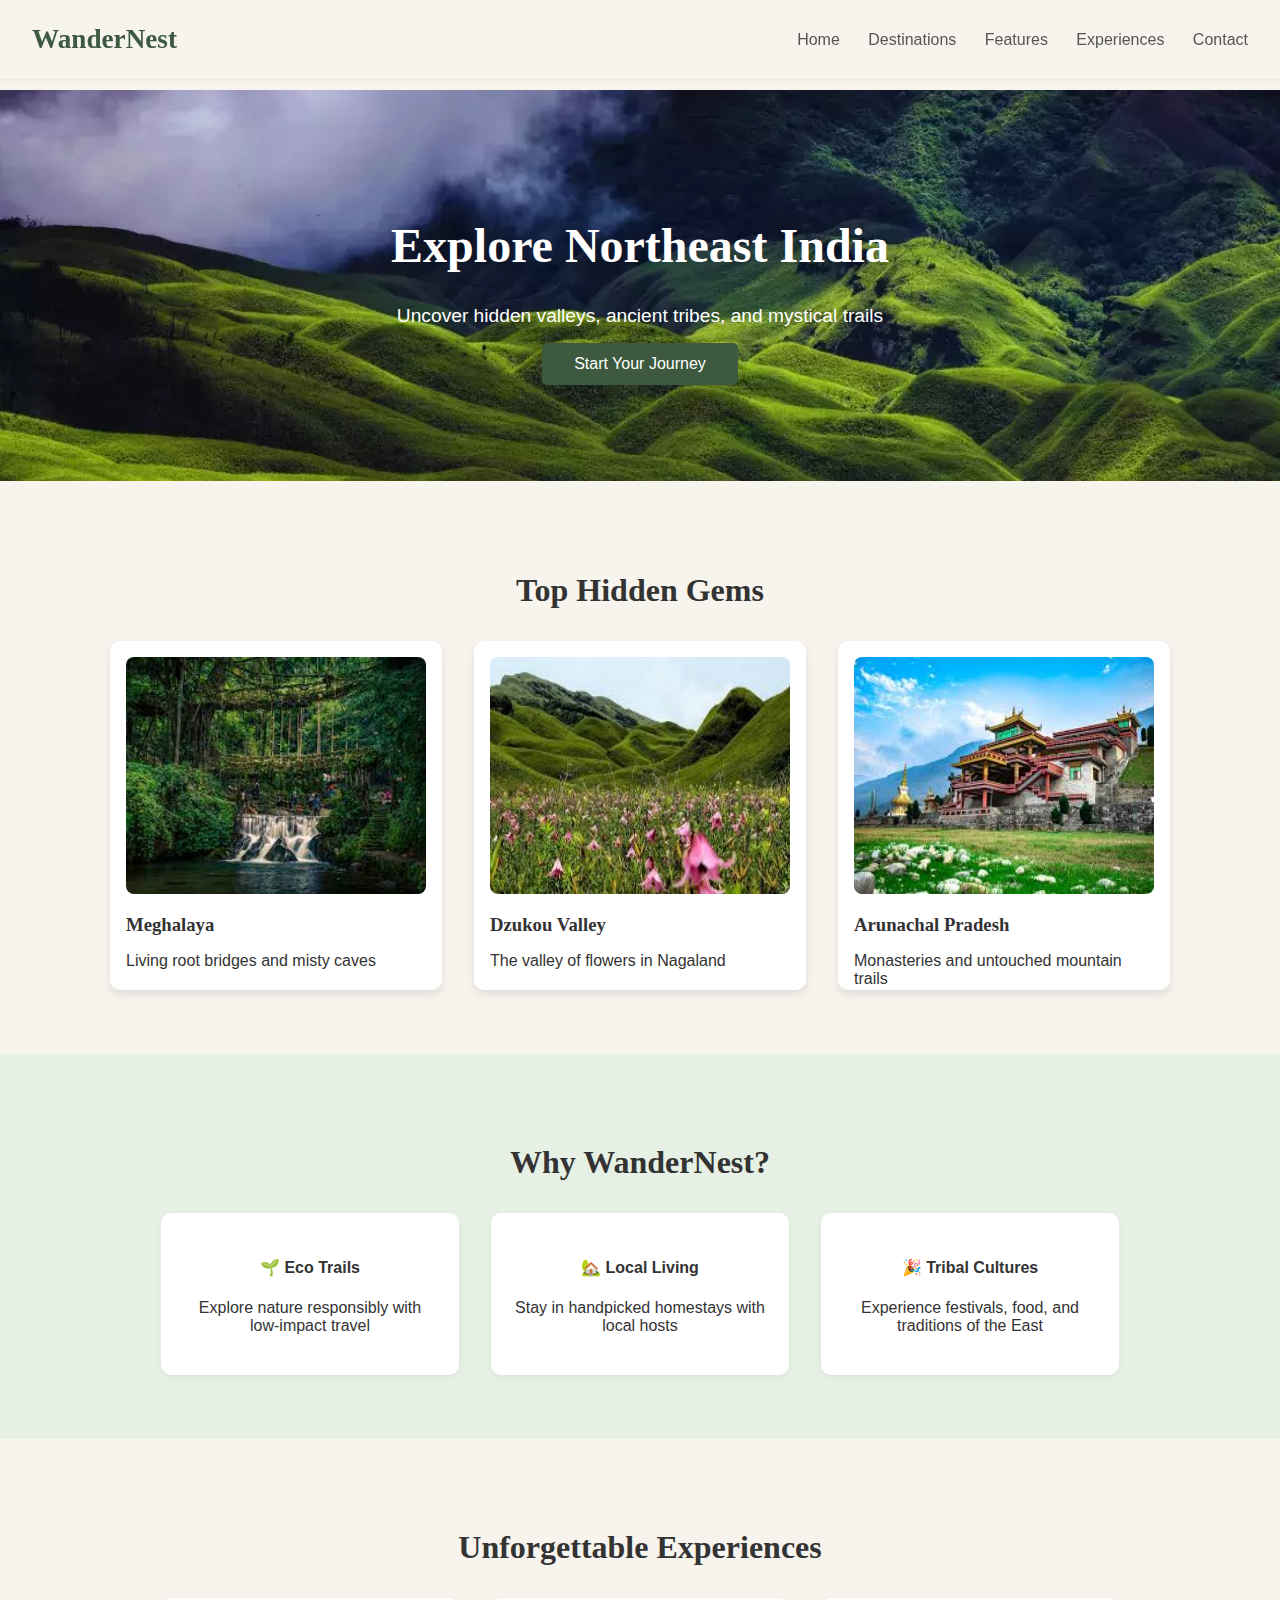
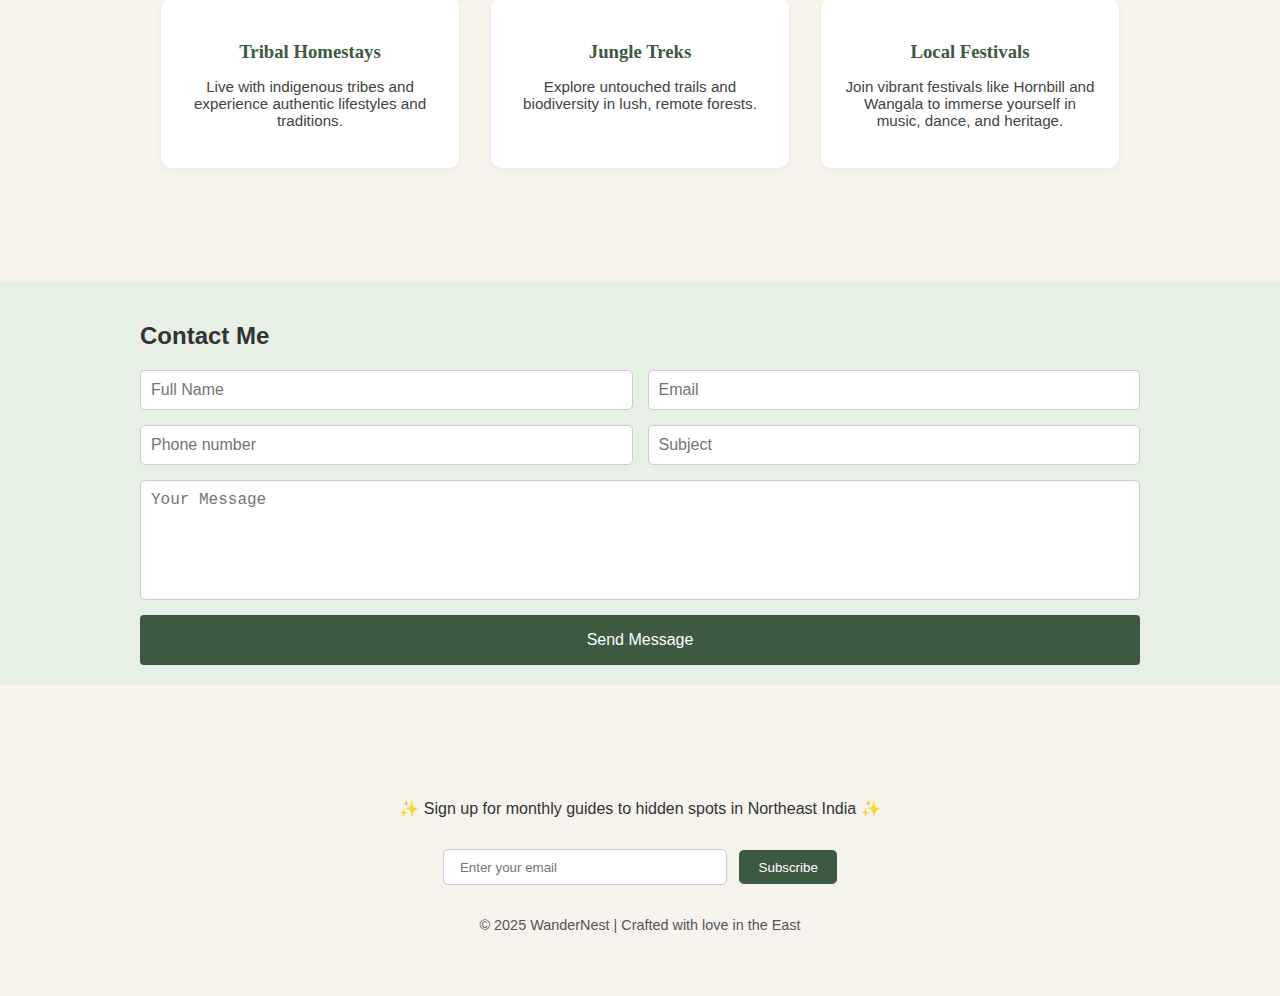
<file: codesoft2/index.html>
<!DOCTYPE html>
<html lang="en">
<head>
  <meta charset="UTF-8" />
  <meta name="viewport" content="width=device-width, initial-scale=1.0" />
  <title>WanderNest - Northeast Unplugged</title>
  <link rel="stylesheet" href="style.css" />
</head>
<body>
  <header>
    <div class="logo">WanderNest</div>
    <nav>
      <a href="#">Home</a>
      <a href="#destinations">Destinations</a>
      <a href="#features">Features</a>
      <a href="#experiences">Experiences</a>
      <a href="#contact">Contact</a>
    </nav>
  </header>

  <section class="hero">
    <div class="hero-text">
      <h1>Explore Northeast India</h1>
      <p>Uncover hidden valleys, ancient tribes, and mystical trails</p>
      <button>Start Your Journey</button>
    </div>
  </section>

  <section id="destinations" class="destinations">
    <h2>Top Hidden Gems</h2>
    <div class="cards">
      <div class="card">
        <img src="root brideges.jpg" alt="Meghalaya">
        <h3>Meghalaya</h3>
        <p>Living root bridges and misty caves</p>
      </div>
      <div class="card">
        <img src="flowers.jpg" alt="Nagaland">
        <h3>Dzukou Valley</h3>
        <p>The valley of flowers in Nagaland</p>
      </div>
      <div class="card">
        <img src="monestry.jpg" alt="Tawang">
        <h3>Arunachal Pradesh</h3>
        <p>Monasteries and untouched mountain trails</p>
      </div>
    </div>
  </section>

  <section id="features" class="features">
    <h2>Why WanderNest?</h2>
    <div class="features-list">
      <div>
        <h4>🌱 Eco Trails</h4>
        <p>Explore nature responsibly with low-impact travel</p>
      </div>
      <div>
        <h4>🏡 Local Living</h4>
        <p>Stay in handpicked homestays with local hosts</p>
      </div>
      <div>
        <h4>🎉 Tribal Cultures</h4>
        <p>Experience festivals, food, and traditions of the East</p>
      </div>
    </div>
  </section>

  <section id="experiences" class="experiences">
    <h2>Unforgettable Experiences</h2>
    <div class="experiences-list">
      <div>
        <h3>Tribal Homestays</h3>
        <p>Live with indigenous tribes and experience authentic lifestyles and traditions.</p>
      </div>
      <div>
        <h3>Jungle Treks</h3>
        <p>Explore untouched trails and biodiversity in lush, remote forests.</p>
      </div>
      <div>
        <h3>Local Festivals</h3>
        <p>Join vibrant festivals like Hornbill and Wangala to immerse yourself in music, dance, and heritage.</p>
      </div>
    </div>
  </section>

<section class="contact" id="contact">
    <div class="contact-container">
      <h2>Contact Me</h2>
      <form class="contact-form">
        <input type="text" placeholder="Full Name" required>
        <input type="email" placeholder="Email" required>
        <input type="tel" placeholder="Phone number">
        <input type="text" placeholder="Subject">
        <textarea placeholder="Your Message"></textarea>
        <button type="submit">Send Message</button>
      </form>
    </div>
 </section> 

  <footer>
    <p>✨ Sign up for monthly guides to hidden spots in Northeast India ✨</p>
    <input type="email" placeholder="Enter your email" />
    <button>Subscribe</button>
    <p>&copy; 2025 WanderNest | Crafted with love in the East</p>
  </footer>
</body>
</html>
</file>
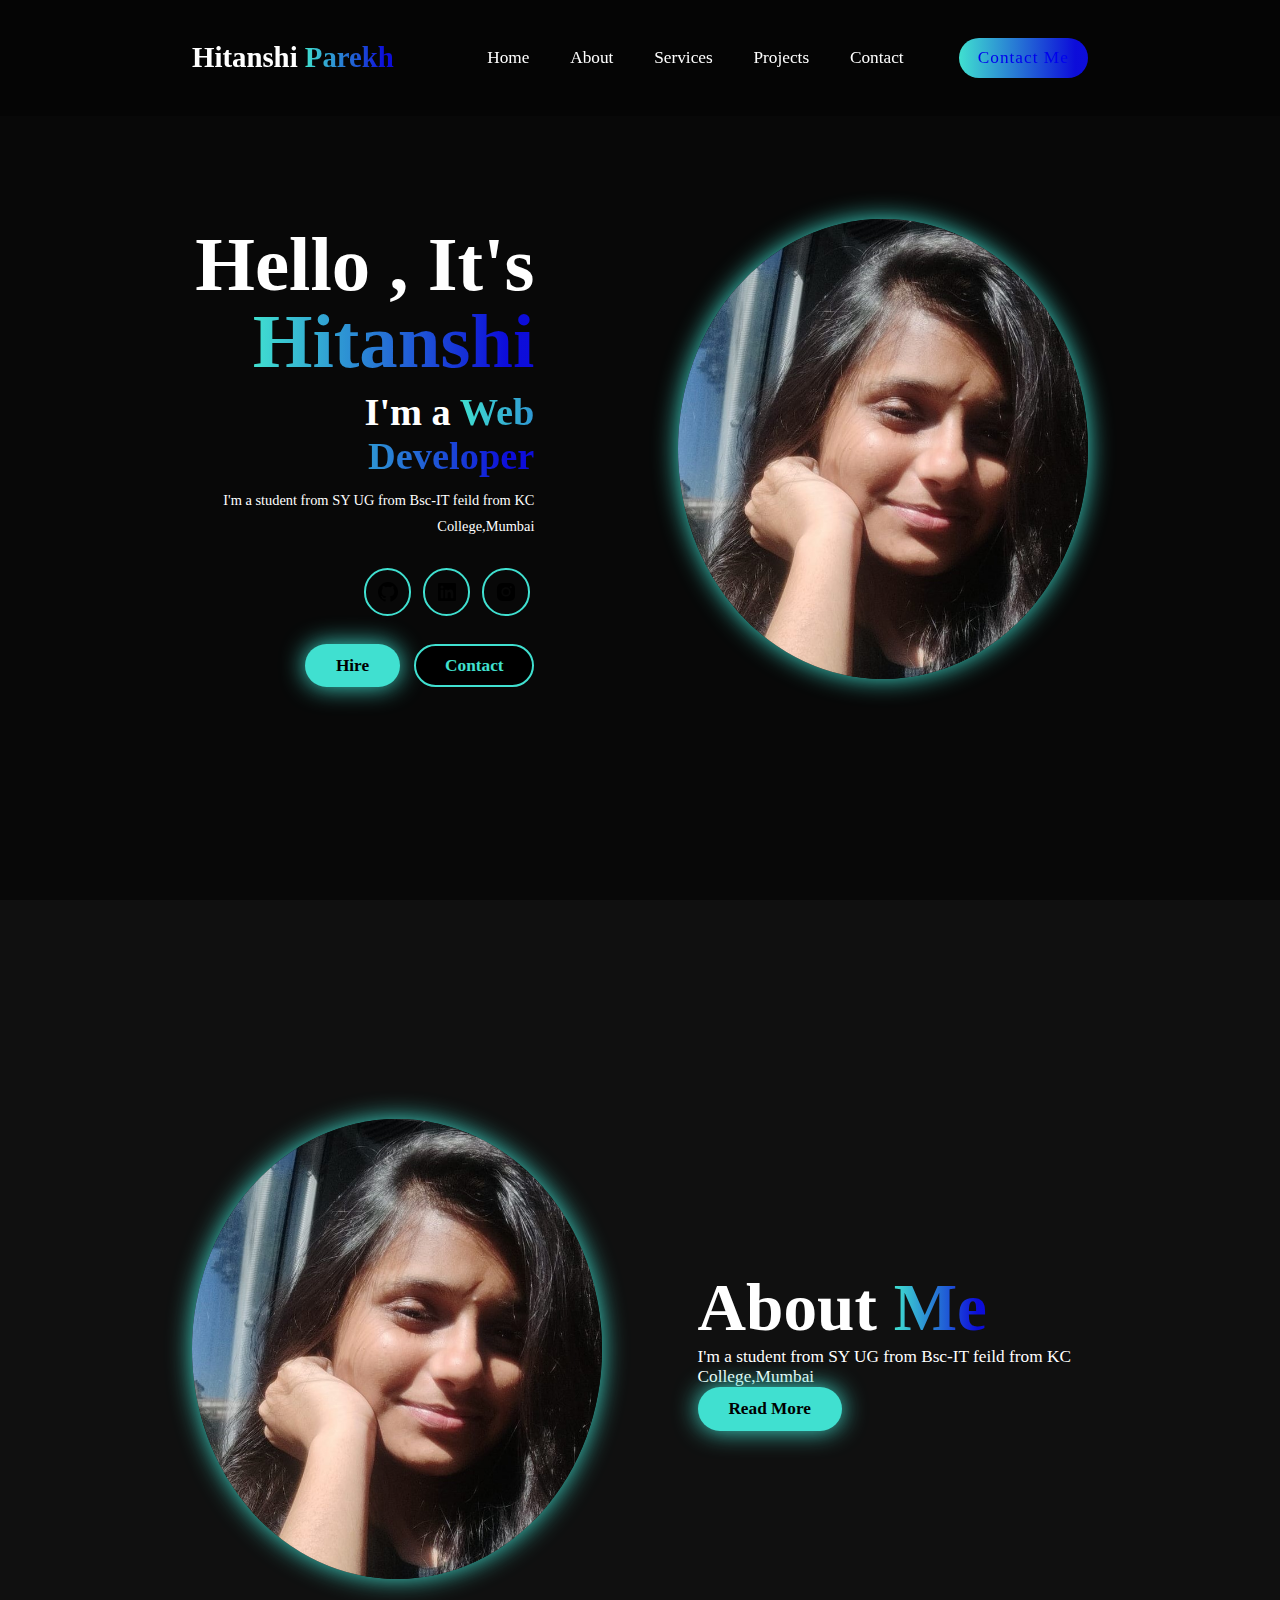
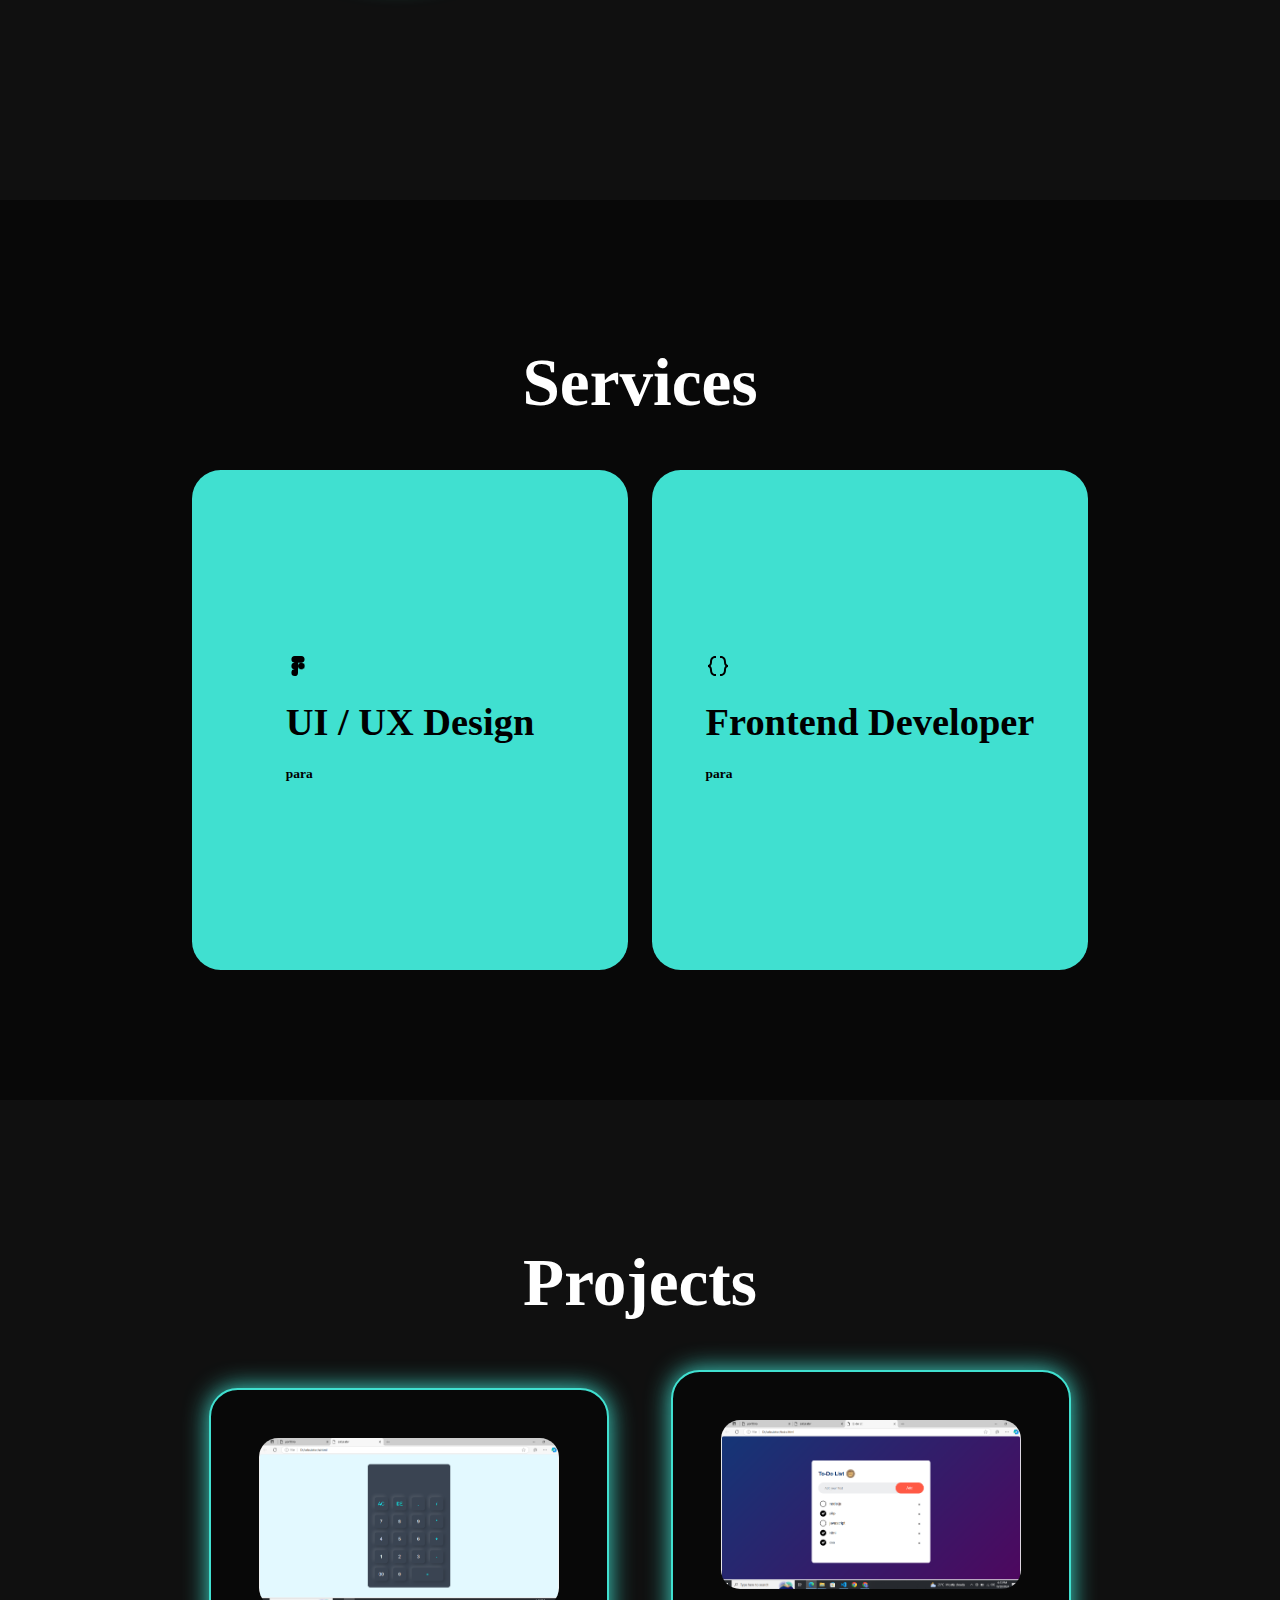
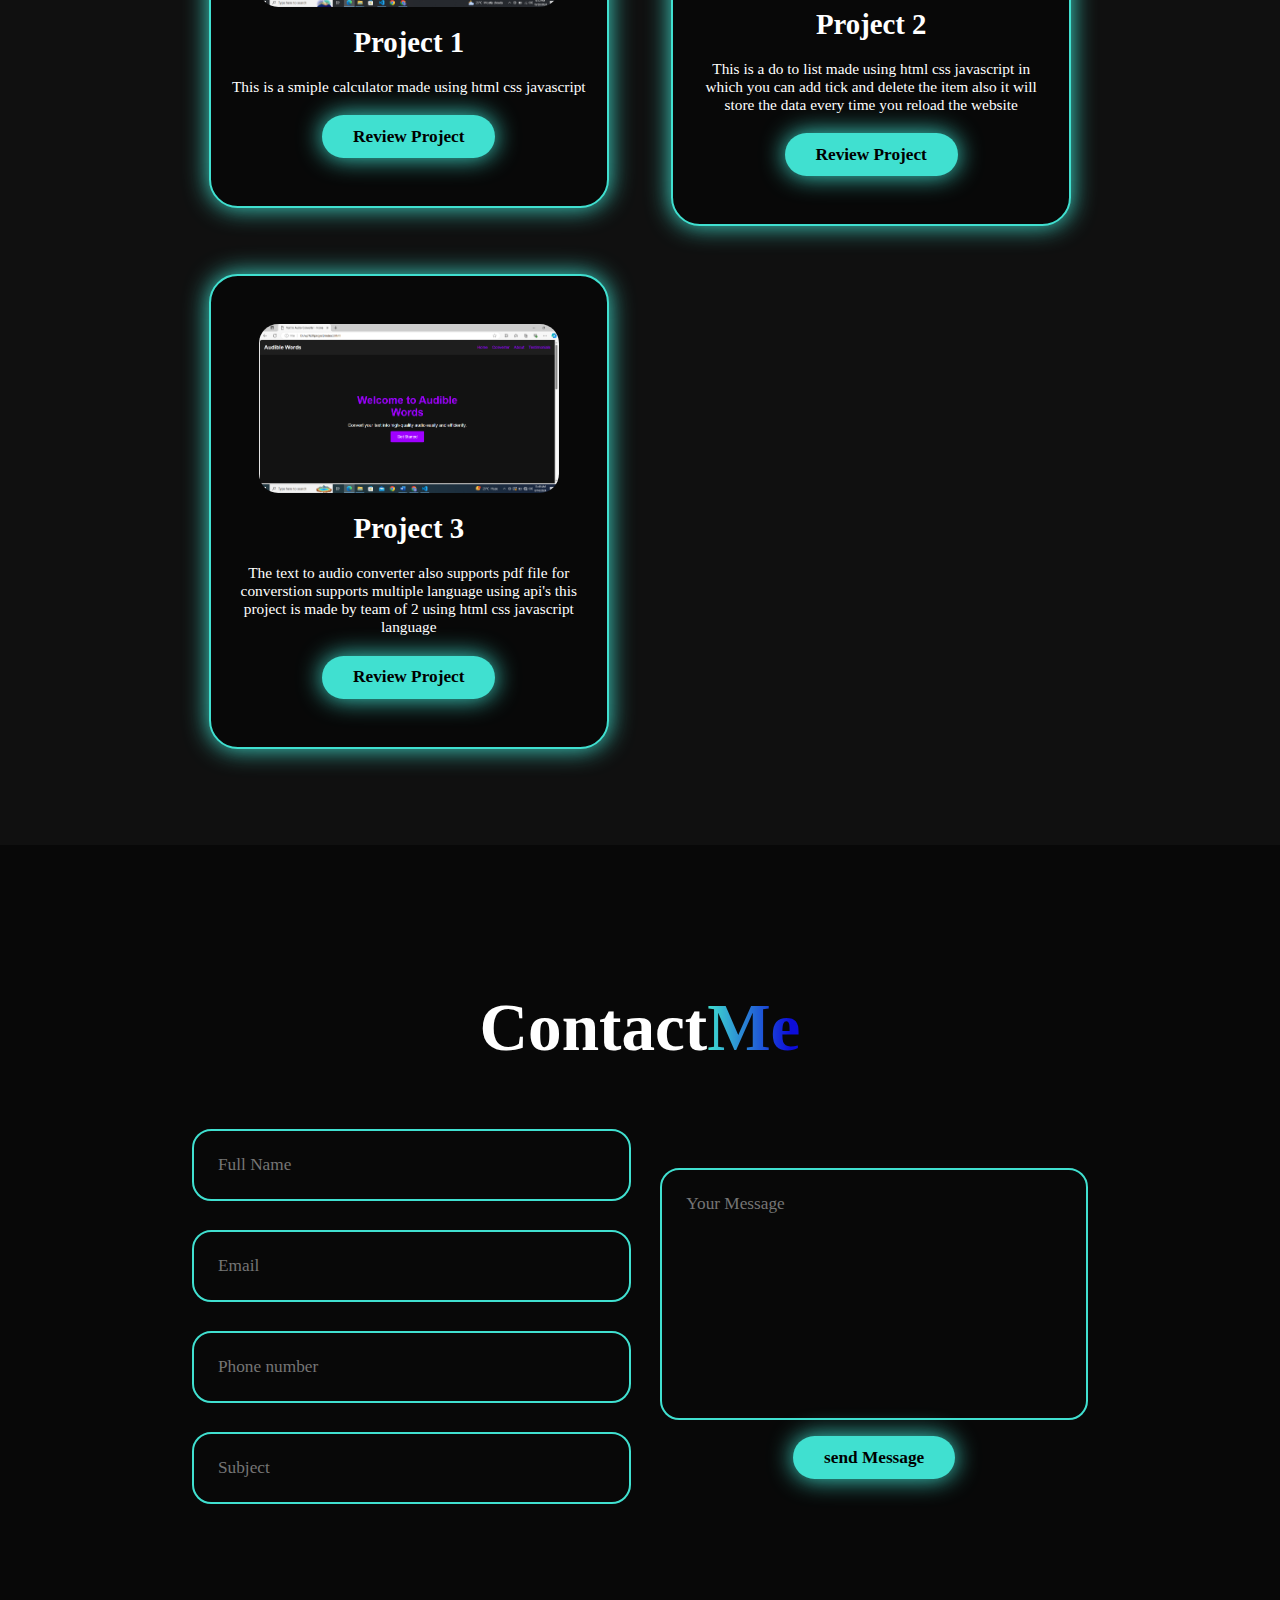
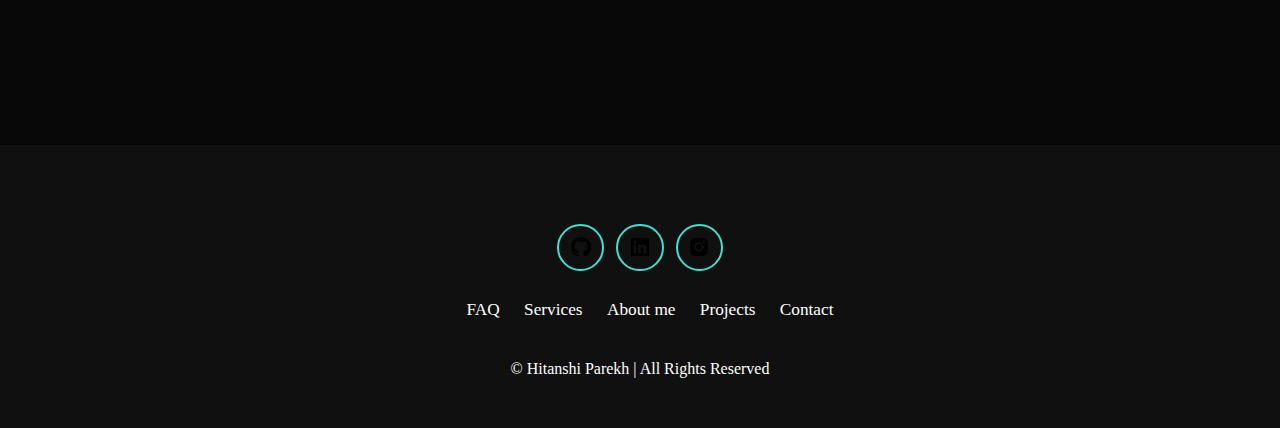
<file: hitanshi/portfolio.html>
<!DOCTYPE html>
<html lang="en">
<head>
    <meta charset="UTF-8">
    <meta name="viewport" content="width=device-width, initial-scale=1.0">
    <title>portfolio</title>
    <link rel="stylesheet" href="portfolio.css">
    <link rel="stylesheet" href="https://unpkg.com/boxicons@2.1.4/css/boxicons.min.css">
    </head>
<body>
    <header class="header" >
        <a href="#home" class="logo">
            Hitanshi <span>Parekh</span>
        </a>

        <i class="bx bx-menu" id="menu-icon"></i>
        <nav class="navbar">
            <a href="#home"> Home</a>
            <a href="#about">About</a>
            <a href="#services">Services</a>
            <a href="#projects">Projects</a>
            <a href="#contact">Contact</a>
        </nav>
        <button class="gradient-btn"> <a href="#contact">Contact Me</a></button>
    </header>
 
    <section class="home" id="home">
        <div class="home-content">
            <h1>Hello , It's <span>Hitanshi</span></h1>
            <h3> I'm a <span> Web Developer</span></h3>
            <p>I'm a student from SY UG from Bsc-IT feild from KC College,Mumbai</p>
            <div class="social-icons">
                <a href="#">
                    <img src="[data-uri]"/>
                </a>
                <a href="#">
                    <img src="[data-uri]"/>
                </a>
                <a href="#">
                    <img src="[data-uri]"/>
                </a>
            </div>
            <div class="btn-group">
              <a href="#" class="btn"> Hire</a>
              <a href="#contact" class="btn">Contact</a>  
            </div>
        </div>
        <div class="home-img">
            <img src="hitanshi1.jpg">
        </div>
    </section>
    <section class="about" id="about">
        <div class="about-img">
            <img src="hitanshi1.jpg" alt="" srcset="">
        </div>
        <div class="about-content">
            <h2>About <span>Me</span></h2>
            <p>I'm a student from SY UG from Bsc-IT feild from KC College,Mumbai</p>
            <a href="#" class="btn">Read More</a>
        </div>
    </section>
    <section class="services" id="services">
        <h2 class="heading">Services</h2>
        <div class="service-container">
            <div class="service-box">
                <div class="service-info">
                    <img src="[data-uri]"/>
                    <h4>UI / UX Design </h4>
                    <p> para</p>
                </div>
            </div>
            <div class="service-container">
                <div class="service-box">
                    <div class="service-info">
                        <img src="[data-uri]"/>
                        <h4>Frontend Developer</h4>
                        <p> para</p>
                    </div>
                </div>
        </div>
    </section>
    <section class="projects" id="projects">
        <h2 class="heading">Projects</h2>
        <div class="project-box">
            <div class="project-card">
                <img src="Screenshot (20).png">
                <h3>Project 1</h3>
                <p>This is a smiple calculator made using html css javascript </p>
                <div class="btn">Review Project</div>
            </div>
            <div class="project-card">
                <img src="Screenshot (23).png">
                <h3>Project 2</h3>
                <p>This is a do to list made using html css javascript in which you can add tick and delete the item also it will store the data every time you reload the website </p>
                <div class="btn">Review Project</div>
            </div>
            <div class="project-card">
                <img src="Screenshot (3).png">
                <h3>Project 3</h3>
                <p>The text to audio converter also supports pdf file for converstion supports multiple language using api's this project is made by team of 2 using html css javascript language </p>
                <div class="btn">Review Project</div>
            </div>
        </div>
    </section>
     <section class="contact" id="contact">
        <h2 class="heading">Contact<span>Me</span></h2>
        <form action="#">
            <div class="input-group">
                <div class="input-box">
                  <input type="text" placeholder="Full Name" >
                  <input type="text" placeholder="Email"> 
                </div>
                <div class="input-box">
                    <input type="number" placeholder="Phone number">
                    <input type="text" placeholder="Subject">
                </div>
            </div>
            <div class="input-group-2">
                <textarea name="" id="" placeholder="Your Message" cols="30" rows="10"></textarea>
                <input type="submit" value="send Message" class="btn">
            </div>
        </form>
     </section>
     <footer class="footer">
        <div class="social-icons">
            <a href="#">
                <img src="[data-uri]"/>
            </a>
            <a href="#">
                <img src="[data-uri]"/>
            </a>
            <a href="#">
                <img src="[data-uri]"/>
            </a>
        </div> 
        <ul class="list">
            <li>
                <a href="#">FAQ</a>
            </li>
            <li>
                <a href="#services">Services</a>
            </li>
            <li>
                <a href="#about">About me</a>
            </li>
            <li>
               <a href="#projects">Projects</a> 
            </li>
            <li>
                <a href="#contact">Contact</a>
            </li>
        </ul> 
        <p class="copyright">
            &copy; Hitanshi Parekh | All Rights Reserved
        </p>
     </footer>
    <script src="portfolio.js"></script>
</body>
</html>
</file>
<file: codesoft2/style.css>
body {
  margin: 0;
  padding-top: 90px;
  font-family: 'Lato', sans-serif;
  background-color: #f7f4ee;
  color: #333;
}

html {
  scroll-behavior: smooth;
}

header {
  position: fixed;
  top: 0;
  left: 0;
  width: 100%;
  z-index: 999;
  display: flex;
  justify-content: space-between;
  align-items: center;
  padding: 1.5rem 2rem;
  background-color: #f7f4ee;
  box-shadow: 0 2px 5px rgba(0,0,0,0.05);
  box-sizing: border-box;
}

.logo {
  font-family: 'Playfair Display', serif;
  font-size: 1.7rem;
  font-weight: bold;
  color: #3d5a40;
}

nav a {
  margin-left: 1.5rem;
  text-decoration: none;
  color: #555;
  font-weight: 500;
}

.hero {
  background-image: url('valley.png');
  background-size: cover;
  background-position: center;
  color: #fff;
  text-align: center;
  padding: 6rem 1rem;
}

.hero-text h1 {
  font-size: 3rem;
  font-family: 'Playfair Display', serif;
}

.hero-text p {
  font-size: 1.2rem;
  margin: 1rem 0;
}

.hero-text button {
  padding: 0.75rem 2rem;
  font-size: 1rem;
  border: none;
  background-color: #3d5a40;
  color: #fff;
  border-radius: 5px;
  cursor: pointer;
}

.destinations {
  padding: 4rem 2rem;
  text-align: center;
}

.destinations h2 {
  font-size: 2rem;
  font-family: 'Playfair Display', serif;
  margin-bottom: 2rem;
}

.cards {
  display: flex;
  flex-wrap: wrap;
  justify-content: center;
  gap: 2rem;
}

.card {
  background-color: #fff;
  border-radius: 10px;
  box-shadow: 0 4px 8px rgba(0,0,0,0.1);
  width: 300px;
  padding: 1rem;
  text-align: left;
}

.card img {
  width: 100%;
  height: 75%;
  border-radius: 8px;
}

.card h3 {
  margin: 1rem 0 0.5rem;
  font-family: 'Playfair Display', serif;
}

.features {
  padding: 4rem 2rem;
  background-color: #e7f0e5;
  text-align: center;
}

.features h2 {
  font-size: 2rem;
  font-family: 'Playfair Display', serif;
  margin-bottom: 2rem;
}

.features-list {
  display: flex;
  flex-wrap: wrap;
  justify-content: center;
  gap: 2rem;
  max-width: 1000px;
  margin: auto;
}

.features-list div {
  width: 250px;
  background: #fff;
  padding: 1.5rem;
  border-radius: 10px;
  box-shadow: 0 2px 6px rgba(0,0,0,0.05);
}
/* Experiences Section */
.experiences {
  padding: 4rem 2rem;
  background-color: #f7f4ee;
  text-align: center;
}

.experiences h2 {
  font-size: 2rem;
  font-family: 'Playfair Display', serif;
  margin-bottom: 2rem;
  color: #333;
}

.experiences-list {
  display: flex;
  flex-wrap: wrap;
  justify-content: center;
  gap: 2rem;
  max-width: 1000px;
  margin: auto;
}

.experiences-list div {
  width: 250px;
  background: #fff;
  padding: 1.5rem;
  border-radius: 10px;
  box-shadow: 0 2px 6px rgba(0,0,0,0.05);
  transition: transform 0.3s ease;
}

.experiences-list div:hover {
  transform: translateY(-5px);
}

.experiences-list h3 {
  font-family: 'Playfair Display', serif;
  color: #3d5a40;
  margin-bottom: 0.5rem;
}

.experiences-list p {
  font-size: 0.95rem;
  color: #444;
}
.contact{
  background-color: #e7f0e5;
}
.contact-container {
  max-width: 1000px;
  margin: 50px auto;
  padding: 20px;
  background-color: #e7f0e5;
}

.contact-container h2 {
  margin-bottom: 20px;
  font-size: 24px;
  color: #333;
}

.contact-form {
  display: grid;
  grid-template-columns: 1fr 1fr;
  gap: 15px;
}

.contact-form input,
.contact-form textarea {
  width: 100%;
  padding: 10px;
  font-size: 16px;
  border-radius: 5px;
  border: 1px solid #ccc;
  box-sizing: border-box;
}

.contact-form textarea {
  grid-column: 1 / -1;
  height: 120px;
  resize: none;
}

.contact-form button {
  grid-column: 1 / -1;
  padding: 10px 20px;
  font-size: 16px;
  height: 50px;
  background-color: #3d5a40;
  color: #fff;
  border: none;
  border-radius: 4px;
  cursor: pointer;
}

.contact-form button:hover {
  background-color: #3d5a40;
}

footer {
  text-align: center;
  padding: 3rem 2rem;
  background-color: #f7f4ee;
}

footer input {
  padding: 0.6rem 1rem;
  border: 1px solid #ccc;
  border-radius: 5px;
  margin-right: 0.5rem;
  width: 250px;
}

footer button {
  padding: 0.6rem 1.2rem;
  background-color: #3d5a40;
  color: #fff;
  border: none;
  border-radius: 5px;
  cursor: pointer;
  margin-top: 1rem;
}

footer p:last-of-type {
  margin-top: 2rem;
  font-size: 0.9rem;
  color: #555;
}
</file>
<file: hitanshi/portfolio.css>
*{
    margin: 0;
    padding: 0;
    box-sizing: border-box;
    text-decoration: none;
    scroll-behavior: smooth;
    font-family: "Poppins";
}

:root{
    --bg-color: #080808;
    --second-bg-color: #101010;
    --text-color: white;
    --main-color: turquoise;
}

html{
    font-size: 60%;
    overflow-x: hidden;
} 
body{
    background-color: var(--bg-color);
    color: var(--text-color);
}
.header{
    position: fixed;
    width: 100%;
    top: 0;
    left: 0;
    padding: 4rem 15%;
    background: rgba(0, 0, 0, 0.3);
    backdrop-filter: blur(10px);
    display: flex;
    justify-content: space-between;
    align-items: center;
    z-index: 1000;
}
#menu-icon{
    font-size: 3.5rem;
    color: var(--main-color);
    display: none;
}

.logo{
    font-size: 3rem;
    color: var(--text-color);
    font-weight: 800;
    cursor: pointer;
    transition: 0.3s ease-in-out;
}
.logo:hover{
    transform: scale(1.1);
}
span{
    background: linear-gradient(270deg ,rgba(13, 13, 221, 0.986) 10% , turquoise 100%);
    background-clip: text;
    color: transparent;
}
.navbar a{
    font-size: 1.8rem;
    color:var(--text-color);
    margin-left: 4rem;
    font-weight: 500;
    transition: 0.3s ease-in-out;
    border-bottom: 3px solid transparent;
}
.navbar a:hover{
    color: var(--main-color);
    border-bottom: 3x solid var(--main-color);
}
.gradient-btn{
    font-size: 1.8rem;
    padding: 1rem 2rem;
    border-radius: 3rem;
    background: linear-gradient(270deg ,rgba(13, 13, 221, 0.986) 10% , turquoise 100%);
    letter-spacing: 1px;
    cursor: pointer;
    transition: 0.3s ease-in-out;
    color: white;
    border: none;
    text-wrap: nowrap;
}
.gradient-btn:hover{
    transform: scale(1.05);
}
section{
    min-height: 100vh;
    padding: 10rem 15%;
}
.home{
    display: flex;
    align-items: center;
    justify-content: center;
    gap: 15rem;
}
.home-content{
    display: flex;
    flex-direction: column;
    align-items: flex-end;
    text-align: right;
}
.home-content h1{
    font-size: 8rem;
    font-weight: 700;
    margin-top: 1.5rem;
    line-height: 1;
}
.home-content h3{
    margin:1rem 0;
    font-size: 4rem;
}
.home-content p{
    font-size: 1.5rem;
    font-weight: 500;
    line-height: 1.8;
}
.home-img img{
   width: 32vw;
   border-radius: 50%;
   box-shadow: 0 0 25px var(--main-color);
   transition: 0.4s ease-in-out;
}
.home-img img:hover{
    box-shadow: 0 0 25px var(--main-color),
                0 0 45px var(--main-color),
                0 0 65px var(--main-color); 
}
.social-icons a{
    display: inline-flex;
    justify-content: center;
    align-items: center;
    font-size: 3rem;
    padding: 1rem;
    background: transparent;
    border: 2px solid var(--main-color);
    border-radius: 50%;
    color: var(--main-color);
    margin: 3rem 0.5rem;
    transition: 0.3s ease-in-out;
}
.social-icons a:hover{
    color:var(--text-color);
    background-color: var(--main-color);
    transform: scale(1.2)translateY(-5px);
    box-shadow: 0 0 25px var(--main-color) ;
}
.btn-group{
    display: flex;
    gap: 1.5rem;
}
.btn{
    display: inline-block;
    padding: 1rem 3rem;
    background-color: var(--main-color);
    box-shadow: 0 0 25px var(--main-color);
    border-radius: 3rem;
    font-size: 1.8rem;
    color: black;
    border: 2px solid transparent;
    font-weight: 600;
    transition: 0.3s ease-in-out;
}
.btn:hover{
    transform: scale(1.05);
    box-shadow: 0 0 25px var(--main-color),
                0 0 45px var(--main-color);
}
.btn-group a:nth-of-type(2){
    background-color: black;
    color: var(--main-color);
    border: 2px solid var(--main-color);
    box-shadow:0 0 25px transparent ;
}
.btn-group a:nth-of-type(2):hover{
    box-shadow: 0 0 25px var(--main-color);
    background-color: var(--main-color);
    color: black;
}
.about{
    display: flex;
    justify-content: center;
    align-items: center;
    gap: 10rem;
    background: var(--second-bg-color);
}
.about-img img{
    width: 32vw;
    border-radius: 50%;
    box-shadow: 0 0 25px var(--main-color);
    transition: 0.4s ease-in-out;
}
.about-img img:hover{
    box-shadow: 0 0 25px var(--main-color),
    0 0 45px var(--main-color),
    0 0 65px var(--main-color);
}
.about-content h2{
    font-size: 7rem;
    text-align: left;
}
.about-content p{
    font-size: 1.8rem;
}
.about-content.btn{
    margin: 3rem 0;
}
::-webkit-scrollbar{
    width: 14px;
}
::-webkit-scrollbar-thumb{
    background-color: var(--main-color);
}
::-webkit-scrollbar-track{
    background-color: var(--bg-color);
}
.heading{
    text-align: center;
    font-size: 7rem;
    margin: 5rem 0;
}
.services{
    background-color: var(--bg-color);
    color: black;
}
.services h2{
    color: var(--text-color);
}
.service-container{
    display: grid;
    grid-template-columns: repeat(auto-fit,minmax(300px, 1fr));
    align-items: center;
    gap:2.5rem;
}
.service-box{
    display: flex;
    justify-content: center;
    align-items: center;
    background-color: var(--main-color);
    height: 500px;
    border-radius: 3rem;
    cursor: pointer;
    border: 5px solid transparent ;
    transition: 0.4s ease-in-out;
}
.service-box:hover{
    background: var(--second-bg-color);
    color: var(--main-color);
    border: 5px solid var(--main-color);
    transform: scale(1.03);
}
.sevice-info{
    display: flex;
    flex-direction: column;
    align-items: center;
    justify-content: center;
    text-align: center;
    padding: 5rem;
}
.service-info h4{
    font-size: 4rem;
    margin: 2rem 0;
    font-weight: 800;
}
.service-info p{
    font-size: 1.4rem;
    font-weight: 600;
    line-height: 1.7;
}
.service-info img{
    font-size:8rem;
}
.projects{
    background-color: var(--second-bg-color);
}
.project-box{
    display: grid;
    grid-template-columns: repeat(auto-fit,minmax(300px, 1fr));
    place-items: center;
    gap: 3rem;
    row-gap: 5rem;
}
.project-card{
    display: flex;
    width: 400px;
    flex-direction: column;
    align-items: center;
    justify-content: center;
    text-align: center;
    background-color: var(--bg-color);
    border: 2px solid var(--main-color);
    border-radius: 3rem;
    gap: 2rem;
    padding: 5rem 2rem;
    overflow: hidden;
    cursor: pointer;
    box-shadow: 0 0 25px var(--main-color) ;
    transition:0.3s ease;
}
.project-card:hover{
    box-shadow:0 0 25px var(--main-color),
    0 0 45px var(--main-color);  
    transform: scale (1.02);
}
.project-card img{
    max-width: 300px;
    border-radius: 2em;
    object-fit: cover;
}
.project-card h3{
    font-size: 3rem;
}
.project-card p{
    font-size: 1.6rem;
}
.contact{
    background-color: var(--bg-color);
}
.contact h2{
    margin-bottom: 3rem;
    color: var(--text-color);
}
.contact form{
    display: flex;
    align-items: center;
    justify-content: center;
    gap:3rem ;
    margin: 5rem 0;
    text-align: center;
}
.contact form .input-box input,.contact form textarea{
    width: 100%;
    padding: 2.5rem;
    font-size: 1.8rem;
    color: var(--text-color);
    background-color: var(--bg-color);
    border-radius: 2rem;
    border: 2px solid var(--main-color);
    margin: 1.5rem 0;
    resize: none;
}
.footer{
    background-color: var(--second-bg-color);
    padding: 50px 0;
}
.footer .social-icons{
    text-align: center;
}
.footer ul{
    text-align: center;
    font-size: 1.8rem;
}
.footer ul li{
    display: inline-block;
    margin-left: 20px;
}
.footer ul li a{
    color: white;
    border-bottom: 3px solid transparent;
    transform:0.3s ease-in-out ;
}
.footer ul li a:hover{
    border-bottom:3px solid var(--main-color) ;
}
.footer .copyright{
    text-align: center;
    margin-top: 40px;
    font-size: 16px;
}
@media(max-width:1285){
    #menu-icon{
        display: block;
    }
    .navbar{
        position: absolute;
        top: 100%;
        right:0;
        width: 50%;
        padding: 1rem 3rem;
        background: rgba(0, 0, 0, 0.8);
        border-bottom-left-radius: 2rem ;
        border-left: 2px solid var(--main-color);
        border-bottom: 2px solid var(--main-color);
    }
    .navbar a{
        display: block;
        font-size: 2rem;
        margin: 3rem 0;
        color: var(--text-color);
    }
    .navbar.active{
        display:block;
    }
    .gradient-btn{
        display: none;
    }
    .home{
        flex-direction: column-reverse;
        margin: 5rem 0;
        gap: 5rem;
    }
    .home-content{
        align-items: center;
        text-align: center; 
    }
    .home-img img{
        width: 56vw;
    }
    .about{
        flex-direction: column-reverse;
        text-align: center;
    }
    .about h2{
        text-align: center;
        margin: 2rem 0;
    }
    .about-img{
        width: 52vw;
    }
    .contact form{
        flex-direction: column;
    }
}
</file>
